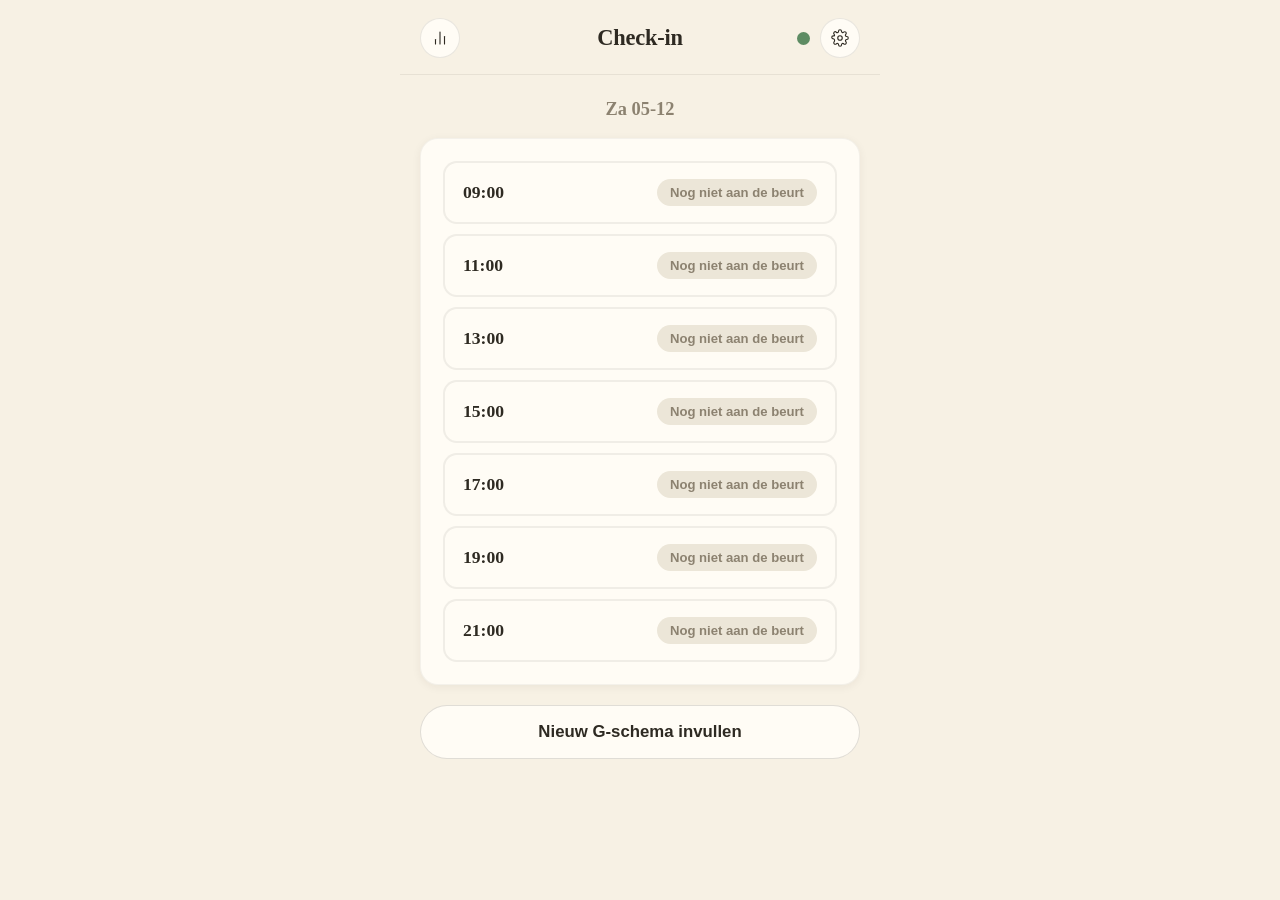
<file: index.html>
<!DOCTYPE html>
<html lang="nl">
<head>
<meta charset="UTF-8">
<meta name="viewport" content="width=device-width, initial-scale=1, viewport-fit=cover, maximum-scale=1">
<title>Stress Check-in</title>
<meta name="theme-color" content="#f7f1e4">
<meta http-equiv="Content-Security-Policy" content="default-src 'self'; script-src 'self'; style-src 'self' 'unsafe-inline'; img-src 'self' data:; connect-src 'self' https://api.github.com; base-uri 'none'; form-action 'none'; object-src 'none'">
<meta name="referrer" content="no-referrer">
<link rel="manifest" href="manifest.json">
<link rel="apple-touch-icon" href="icons/apple-touch-icon.png">
<meta name="apple-mobile-web-app-capable" content="yes">
<meta name="apple-mobile-web-app-status-bar-style" content="default">
<meta name="apple-mobile-web-app-title" content="Stress">
<link rel="stylesheet" href="style.css">
</head>
<body>
<div id="app">
  <header class="topbar">
    <div class="topbar-row topbar-row-3col">
      <a href="trends.html" class="icon-btn topbar-left" aria-label="Trends bekijken">
        <svg viewBox="0 0 24 24" width="18" height="18" fill="none" stroke="currentColor" stroke-width="1.5" stroke-linecap="round" stroke-linejoin="round">
          <line x1="18" y1="20" x2="18" y2="10"/>
          <line x1="12" y1="20" x2="12" y2="4"/>
          <line x1="6" y1="20" x2="6" y2="14"/>
        </svg>
      </a>
      <h1 id="homeBtn" class="title-btn" role="button" aria-label="Naar startscherm">Check-in</h1>
      <div class="topbar-right">
        <span id="statusDot" class="status-dot" title="Status van vandaag"></span>
        <button id="settingsBtn" class="icon-btn" aria-label="Instellingen">
          <svg viewBox="0 0 24 24" width="18" height="18" fill="none" stroke="currentColor" stroke-width="1.5" stroke-linecap="round" stroke-linejoin="round">
            <circle cx="12" cy="12" r="3"/>
            <path d="M19.4 15a1.65 1.65 0 0 0 .33 1.82l.06.06a2 2 0 1 1-2.83 2.83l-.06-.06a1.65 1.65 0 0 0-1.82-.33 1.65 1.65 0 0 0-1 1.51V21a2 2 0 0 1-4 0v-.09A1.65 1.65 0 0 0 9 19.4a1.65 1.65 0 0 0-1.82.33l-.06.06a2 2 0 1 1-2.83-2.83l.06-.06a1.65 1.65 0 0 0 .33-1.82A1.65 1.65 0 0 0 3 13.09H3a2 2 0 0 1 0-4h.09A1.65 1.65 0 0 0 4.6 9a1.65 1.65 0 0 0-.33-1.82l-.06-.06a2 2 0 1 1 2.83-2.83l.06.06a1.65 1.65 0 0 0 1.82.33H9a1.65 1.65 0 0 0 1-1.51V3a2 2 0 0 1 4 0v.09a1.65 1.65 0 0 0 1 1.51 1.65 1.65 0 0 0 1.82-.33l.06-.06a2 2 0 1 1 2.83 2.83l-.06.06a1.65 1.65 0 0 0-.33 1.82V9a1.65 1.65 0 0 0 1.51 1H21a2 2 0 0 1 0 4h-.09a1.65 1.65 0 0 0-1.51 1z"/>
          </svg>
        </button>
      </div>
    </div>
  </header>
  <main id="view"></main>
</div>
<script src="app.js"></script>
</body>
</html>
</file>
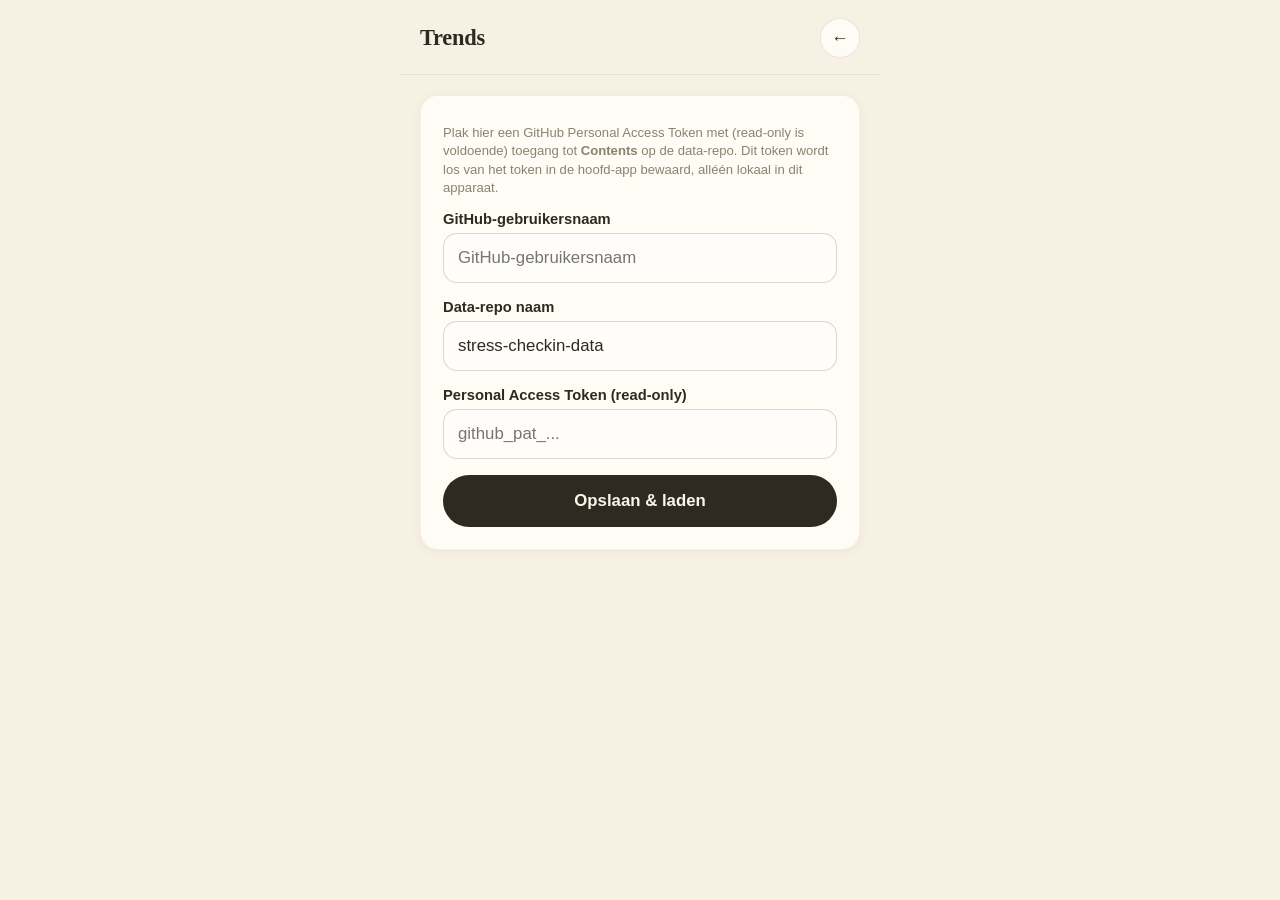
<file: trends.html>
<!DOCTYPE html>
<html lang="nl">
<head>
<meta charset="UTF-8">
<meta name="viewport" content="width=device-width, initial-scale=1, viewport-fit=cover, maximum-scale=1">
<title>Trends · Stress Check-in</title>
<meta name="theme-color" content="#f7f1e4">
<meta http-equiv="Content-Security-Policy" content="default-src 'self'; script-src 'self'; style-src 'self' 'unsafe-inline'; img-src 'self' data:; connect-src 'self' https://api.github.com; base-uri 'none'; form-action 'none'; object-src 'none'">
<meta name="referrer" content="no-referrer">
<link rel="apple-touch-icon" href="icons/apple-touch-icon.png">
<link rel="stylesheet" href="style.css">
</head>
<body>
<div id="app">
  <header class="topbar">
    <div class="topbar-row">
      <h1>Trends</h1>
      <a href="index.html" class="icon-btn" aria-label="Terug naar app" style="text-decoration:none;">←</a>
    </div>
  </header>
  <main id="view"></main>
</div>
<script src="trends.js"></script>
</body>
</html>
</file>
<file: style.css>
:root{
  --bg:#f7f1e4;
  --card:#fffcf5;
  --ink:#2e2a22;
  --muted:#8c8270;
  --gold:#d79a3c;
  --gold-dark:#a8721f;
  --navy:#33495c;
  --sage:#7c9a82;
  --open-bg:#fbe6bd;
  --open-text:#8a5a12;
  --future-bg:#ece6d8;
  --done-bg:#dde7dd;
  --done-text:#3f6a4a;
  --skipped-bg:#e8e2d3;
  --skipped-text:#8c8270;
  --danger:#a8503f;
  --radius:18px;
  --serif:"Iowan Old Style","Palatino Linotype",Palatino,Georgia,"Times New Roman",serif;
  --sans:-apple-system,BlinkMacSystemFont,"Segoe UI",Roboto,Helvetica,Arial,sans-serif;
}
*{box-sizing:border-box;}
html,body{margin:0;padding:0;}
button{
  color:inherit;
  font-family:inherit;
  -webkit-appearance:none;
  appearance:none;
  -webkit-tap-highlight-color:transparent;
}
input[type=text],input[type=password],textarea{
  -webkit-appearance:none;
  appearance:none;
}
body{
  background:var(--bg);
  color:var(--ink);
  font-family:var(--sans);
  min-height:100vh;
  -webkit-tap-highlight-color:transparent;
}
#app{
  max-width:480px;
  margin:0 auto;
  min-height:100vh;
  display:flex;
  flex-direction:column;
  padding-bottom:env(safe-area-inset-bottom);
}
.topbar{
  display:flex;
  flex-direction:column;
  gap:10px;
  padding:calc(env(safe-area-inset-top) + 18px) 20px 16px;
  background:var(--bg);
  color:var(--ink);
  position:sticky;
  top:0;
  z-index:10;
  border-bottom:1px solid rgba(46,42,34,0.08);
}
.topbar-row{
  display:flex;
  align-items:center;
  justify-content:space-between;
}
.topbar-row-sub{justify-content:flex-start;}
.topbar-row-3col{
  display:grid;
  grid-template-columns:1fr auto 1fr;
  align-items:center;
}
.topbar-right{
  display:flex;
  align-items:center;
  justify-content:flex-end;
  gap:10px;
}
.topbar-left{
  justify-self:start;
  text-decoration:none;
}
.title-btn{
  background:none;
  border:none;
  padding:0;
  margin:0;
  cursor:pointer;
  text-align:center;
  justify-self:center;
}
.topbar h1{
  font-family:var(--serif);
  font-size:1.4rem;
  margin:0;
  font-weight:600;
  letter-spacing:-0.01em;
  color:var(--ink);
}
.status-dot{
  width:13px;
  height:13px;
  border-radius:50%;
  background:var(--danger);
  flex-shrink:0;
}
.status-dot.all-done{background:#5e8c63;}
.icon-btn{
  background:var(--card);
  border:1px solid rgba(46,42,34,0.1);
  border-radius:50%;
  width:40px;
  height:40px;
  min-width:40px;
  display:flex;
  align-items:center;
  justify-content:center;
  font-size:1.1rem;
  color:var(--ink);
  cursor:pointer;
  flex-shrink:0;
}
.icon-btn:active{background:var(--open-bg);}
.sync-badge{
  font-size:0.74rem;
  font-weight:600;
  background:var(--done-bg);
  color:var(--done-text);
  border-radius:20px;
  padding:6px 13px;
  white-space:nowrap;
  letter-spacing:0.01em;
}
.sync-badge.error{background:#f3ded8;color:var(--danger);}

.sync-banner{
  display:flex;
  align-items:center;
  gap:12px;
  padding:14px 16px;
  border-radius:14px;
  margin-bottom:16px;
}
.sync-banner-text{margin:0;font-size:0.9rem;font-weight:600;line-height:1.35;flex:1;}
.sync-banner-btn{
  flex-shrink:0;
  background:rgba(46,42,34,0.12);
  border:none;
  border-radius:20px;
  padding:9px 15px;
  font-size:0.82rem;
  font-weight:700;
  cursor:pointer;
  color:inherit;
}
.sync-banner.warn{background:var(--open-bg);color:var(--open-text);}
.sync-banner.error{background:#f3ded8;color:var(--danger);}
.sync-banner.busy{background:var(--future-bg);color:var(--muted);}
.sync-banner.ok{background:var(--done-bg);color:var(--done-text);}
.sync-badge.pending{background:var(--open-bg);color:var(--open-text);}
main{flex:1;padding:20px;}

.card{
  background:var(--card);
  border-radius:var(--radius);
  padding:22px;
  margin-bottom:16px;
  box-shadow:0 2px 10px rgba(46,42,34,0.06);
  border:1px solid rgba(46,42,34,0.05);
}

.date-title{
  font-family:var(--serif);
  font-size:1.15rem;
  color:var(--muted);
  margin:4px 0 18px;
  font-weight:600;
  text-align:center;
}

.slot-list{display:flex;flex-direction:column;gap:10px;}
.slot-row{
  display:flex;
  align-items:center;
  justify-content:space-between;
  width:100%;
  text-align:left;
  background:var(--card);
  border:2px solid rgba(46,42,34,0.07);
  border-radius:14px;
  padding:16px 18px;
  font-size:1.05rem;
  cursor:pointer;
  color:var(--ink);
}
.slot-row.next{border-color:var(--gold);background:#fffaf0;}
.slot-time{font-weight:600;font-size:1.1rem;font-family:var(--serif);color:var(--ink);}
.slot-status{
  font-size:0.82rem;
  padding:6px 13px;
  border-radius:20px;
  font-weight:600;
}
.status-open{background:var(--open-bg);color:var(--open-text);}
.status-future{background:var(--future-bg);color:var(--muted);}
.status-done{background:var(--done-bg);color:var(--done-text);}
.status-skipped{background:var(--skipped-bg);color:var(--skipped-text);}

.btn{
  display:block;
  width:100%;
  padding:16px;
  border:none;
  border-radius:50px;
  font-size:1.05rem;
  font-weight:600;
  cursor:pointer;
  margin-top:12px;
  font-family:var(--sans);
}
.btn-primary{background:var(--ink);color:#fbf6ea;}
.btn-primary:active{background:#46402f;}
.btn-secondary{background:var(--card);color:var(--ink);border:1px solid rgba(46,42,34,0.15);}
.btn-danger-outline{background:transparent;color:var(--danger);border:2px solid var(--danger);}

.question-card{display:flex;flex-direction:column;gap:18px;}
.link-back{
  align-self:flex-start;
  background:none;
  border:none;
  color:var(--muted);
  padding:0;
  font-size:0.88rem;
  font-weight:600;
  cursor:pointer;
}
.question-text{
  font-family:var(--serif);
  font-size:1.55rem;
  font-weight:600;
  line-height:1.35;
  margin:0;
  color:var(--ink);
}
.progress{font-size:0.85rem;color:var(--muted);letter-spacing:0.01em;}

textarea, input[type=text], input[type=password], select{
  width:100%;
  font-size:1.05rem;
  padding:14px;
  border-radius:14px;
  border:1px solid rgba(46,42,34,0.18);
  background:#fffdf9;
  font-family:inherit;
  resize:none;
  color:var(--ink);
}
select{
  -webkit-appearance:none;
  appearance:none;
  background-image:url("data:image/svg+xml;utf8,<svg xmlns='http://www.w3.org/2000/svg' width='14' height='9' viewBox='0 0 14 9'><path d='M1 1l6 6 6-6' fill='none' stroke='%238c8270' stroke-width='1.6' stroke-linecap='round' stroke-linejoin='round'/></svg>");
  background-repeat:no-repeat;
  background-position:right 16px center;
  padding-right:40px;
}

.slider-wrap{display:flex;flex-direction:column;gap:10px;}
.slider-value{
  font-family:var(--serif);
  font-size:2.6rem;
  font-weight:600;
  color:var(--gold-dark);
  text-align:center;
}
input[type=range]{
  width:100%;
  height:44px;
  accent-color:var(--gold);
}
.scale-labels{display:flex;justify-content:space-between;color:var(--muted);font-size:0.8rem;}

.confirm-icon{font-size:3rem;text-align:center;}
.confirm-text{font-family:var(--serif);text-align:center;font-size:1.25rem;color:var(--ink);}

label{font-weight:600;font-size:0.92rem;display:block;margin-bottom:6px;color:var(--ink);}
.field{margin-bottom:16px;}
.help{font-size:0.82rem;color:var(--muted);margin-top:6px;line-height:1.4;}

.summary-block{background:var(--future-bg);border-radius:14px;padding:14px;font-size:0.95rem;}
.summary-block p{margin:4px 0;}

.toast{
  position:fixed;
  bottom:calc(env(safe-area-inset-bottom) + 16px);
  left:50%;
  transform:translateX(-50%);
  background:var(--ink);
  color:#fbf6ea;
  padding:10px 18px;
  border-radius:20px;
  font-size:0.9rem;
  z-index:50;
  max-width:90%;
  text-align:center;
}

.trend-row{margin-bottom:14px;}
.trend-row:last-child{margin-bottom:0;}
.trend-label{font-weight:600;font-size:0.98rem;margin-bottom:6px;color:var(--ink);}
.bar-track{
  width:100%;
  height:10px;
  background:var(--future-bg);
  border-radius:6px;
  overflow:hidden;
  margin-bottom:3px;
}
.bar-fill{height:100%;border-radius:6px;}
.bar-fill.bar-stress{background:var(--gold);}
.bar-fill.bar-fatigue{background:var(--sage);}
.bar-caption{font-size:0.78rem;color:var(--muted);margin-bottom:8px;}

.gevoel-grid{display:flex;flex-wrap:wrap;gap:10px;}
.gevoel-btn{
  padding:10px 16px;
  border:2px solid rgba(46,42,34,0.12);
  border-radius:50px;
  background:var(--card);
  color:var(--ink);
  font-size:0.92rem;
  font-weight:600;
  cursor:pointer;
}
.gevoel-btn.active{
  background:var(--ink);
  color:#fbf6ea;
  border-color:var(--ink);
}
.gschema-entry{border-left:3px solid var(--navy);padding-left:12px;margin-bottom:14px;}
.gschema-entry:last-child{margin-bottom:0;}

.tab-bar{display:flex;flex-wrap:wrap;gap:8px;margin:4px 0 14px;}
.tab-btn{
  padding:9px 15px;
  border:2px solid rgba(46,42,34,0.12);
  border-radius:50px;
  background:var(--card);
  color:var(--ink);
  font-size:0.85rem;
  font-weight:600;
  cursor:pointer;
}
.tab-btn.active{
  background:var(--ink);
  color:#fbf6ea;
  border-color:var(--ink);
}
.chart-legend{
  display:flex;
  flex-wrap:wrap;
  gap:14px;
  font-size:0.78rem;
  color:var(--muted);
  margin-top:8px;
}
.legend-dot{
  width:10px;
  height:10px;
  border-radius:50%;
  display:inline-block;
  margin-right:5px;
  vertical-align:-1px;
}
</file>
